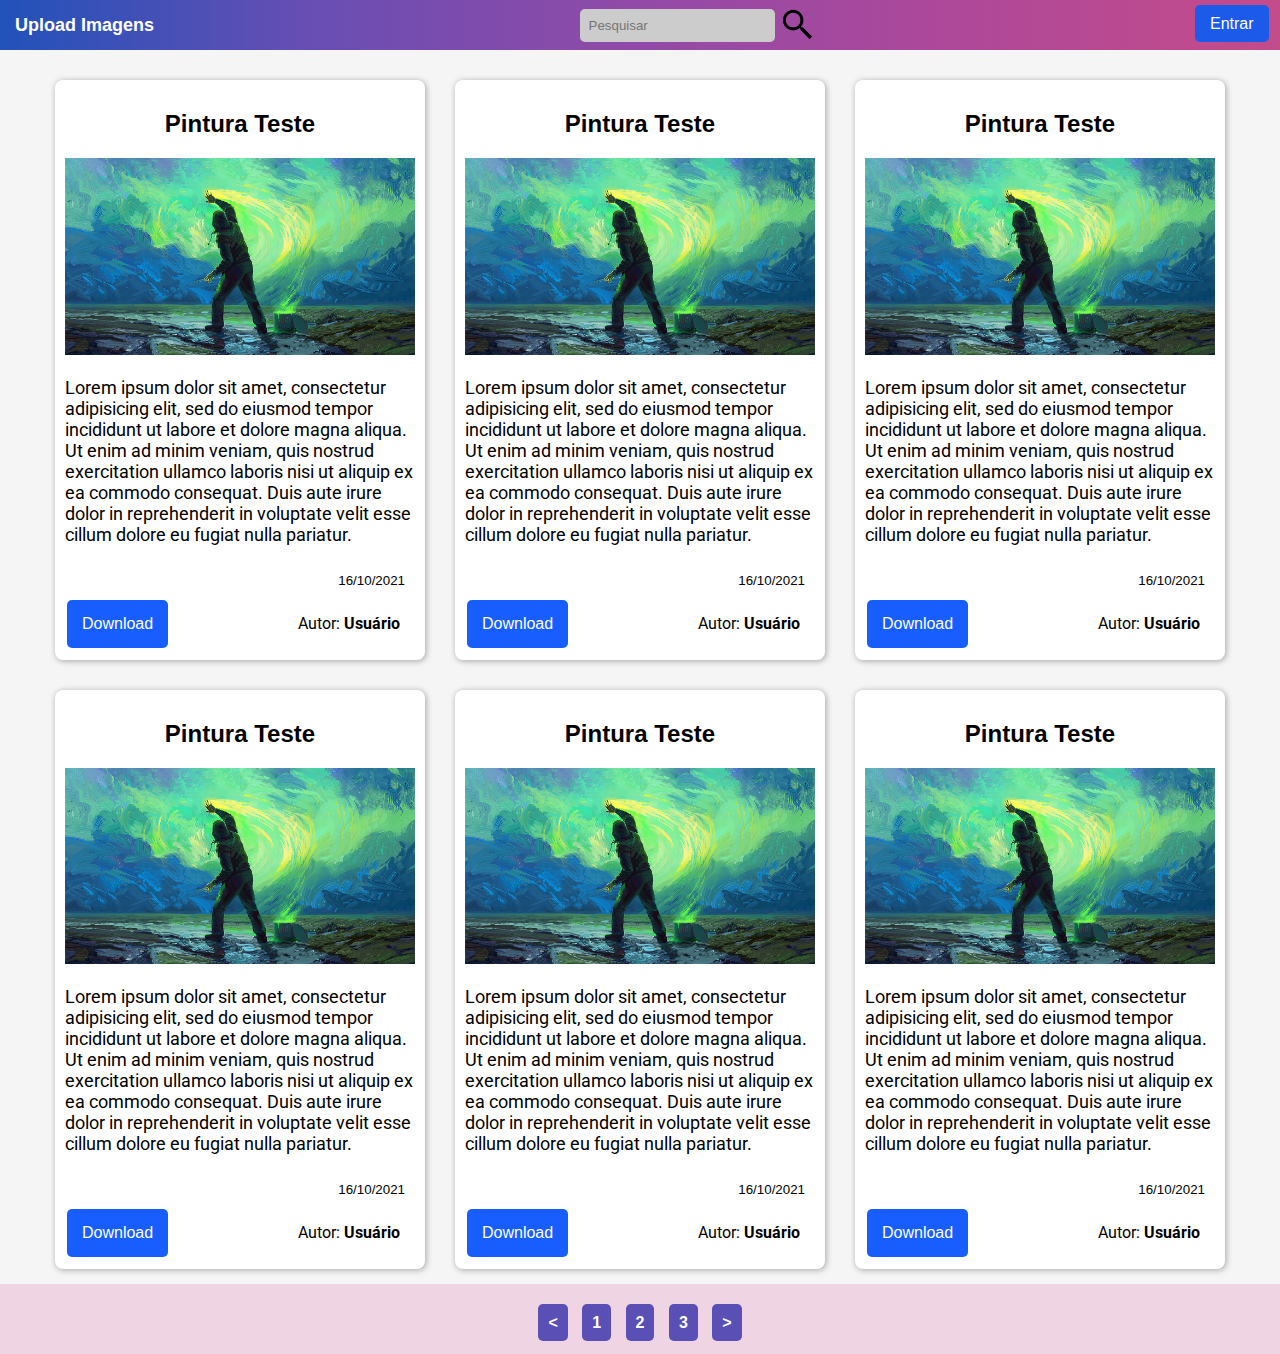
<file: index.html>
<!DOCTYPE html>
<html lang="en">
<head>
	<meta charset="UTF-8">
	<meta name="viewport" content="width=device-width, initial-scale=1.0">
	<title>Upload de Imagens</title>
	<link rel="stylesheet" type="text/css" href="css/style.css">
	<link rel="preconnect" href="https://fonts.googleapis.com">
	<link rel="preconnect" href="https://fonts.gstatic.com" crossorigin>
	<link href="https://fonts.googleapis.com/css2?family=Roboto:wght@300;400&display=swap" rel="stylesheet">
</head>
<body>
	<nav>
		<div class="painel-logo">
			Upload Imagens
		</div>
		<div class="search">
			<form action="">
				<input class="input-search" type="text" name="" placeholder="Pesquisar">
				<span>
					<img src="img/search.png">
				</span>
				<input class="input-sub" type="submit" name="">
			</form>
		</div>
		<div class="logout">
			<a href="entrar.html">Entrar</a>
		</div>
	</nav>
	<main class="box">
		<!-- MENSAGEM NENHUMA POSTAGEM PUBLICADA -->
		<!-- <div class="center-box">
			<div class="alerta-vazio">
				<h1>Nenhum imagem publicada!</h1>
			</div>
		</div>
		 -->
		<div class="card">
			<h2 class="card-title">Pintura Teste</h2>
			<img src="img/exemplo.jpg">
			<p class="card-text">Lorem ipsum dolor sit amet, consectetur adipisicing elit, sed do eiusmod
			tempor incididunt ut labore et dolore magna aliqua. Ut enim ad minim veniam,
			quis nostrud exercitation ullamco laboris nisi ut aliquip ex ea commodo
			consequat. Duis aute irure dolor in reprehenderit in voluptate velit esse
			cillum dolore eu fugiat nulla pariatur.</p>
			<small>16/10/2021</small>
			<div class="card-footer">
				<a class="buttom-download" href="#">Download</a>
				<p class="name-user"><span class="p400">Autor: </span>Usuário</p>
			</div>
		</div>

		<div class="card">
			<h2 class="card-title">Pintura Teste</h2>
			<img src="img/exemplo.jpg">
			<p class="card-text">Lorem ipsum dolor sit amet, consectetur adipisicing elit, sed do eiusmod
			tempor incididunt ut labore et dolore magna aliqua. Ut enim ad minim veniam,
			quis nostrud exercitation ullamco laboris nisi ut aliquip ex ea commodo
			consequat. Duis aute irure dolor in reprehenderit in voluptate velit esse
			cillum dolore eu fugiat nulla pariatur.</p>
			<small>16/10/2021</small>
			<div class="card-footer">
				<a class="buttom-download" href="#">Download</a>
				<p class="name-user"><span class="p400">Autor: </span>Usuário</p>
			</div>
		</div>

		<div class="card">
			<h2 class="card-title">Pintura Teste</h2>
			<img src="img/exemplo.jpg">
			<p class="card-text">Lorem ipsum dolor sit amet, consectetur adipisicing elit, sed do eiusmod
			tempor incididunt ut labore et dolore magna aliqua. Ut enim ad minim veniam,
			quis nostrud exercitation ullamco laboris nisi ut aliquip ex ea commodo
			consequat. Duis aute irure dolor in reprehenderit in voluptate velit esse
			cillum dolore eu fugiat nulla pariatur.</p>
			<small>16/10/2021</small>
			<div class="card-footer">
				<a class="buttom-download" href="#">Download</a>
				<p class="name-user"><span class="p400">Autor: </span>Usuário</p>
			</div>
		</div>

		<div class="card">
			<h2 class="card-title">Pintura Teste</h2>
			<img src="img/exemplo.jpg">
			<p class="card-text">Lorem ipsum dolor sit amet, consectetur adipisicing elit, sed do eiusmod
			tempor incididunt ut labore et dolore magna aliqua. Ut enim ad minim veniam,
			quis nostrud exercitation ullamco laboris nisi ut aliquip ex ea commodo
			consequat. Duis aute irure dolor in reprehenderit in voluptate velit esse
			cillum dolore eu fugiat nulla pariatur.</p>
			<small>16/10/2021</small>
			<div class="card-footer">
				<a class="buttom-download" href="#">Download</a>
				<p class="name-user"><span class="p400">Autor: </span>Usuário</p>
			</div>
		</div>

		<div class="card">
			<h2 class="card-title">Pintura Teste</h2>
			<img src="img/exemplo.jpg">
			<p class="card-text">Lorem ipsum dolor sit amet, consectetur adipisicing elit, sed do eiusmod
			tempor incididunt ut labore et dolore magna aliqua. Ut enim ad minim veniam,
			quis nostrud exercitation ullamco laboris nisi ut aliquip ex ea commodo
			consequat. Duis aute irure dolor in reprehenderit in voluptate velit esse
			cillum dolore eu fugiat nulla pariatur.</p>
			<small>16/10/2021</small>
			<div class="card-footer">
				<a class="buttom-download" href="#">Download</a>
				<p class="name-user"><span class="p400">Autor: </span>Usuário</p>
			</div>
		</div>

		<div class="card">
			<h2 class="card-title">Pintura Teste</h2>
			<img src="img/exemplo.jpg">
			<p class="card-text">Lorem ipsum dolor sit amet, consectetur adipisicing elit, sed do eiusmod
			tempor incididunt ut labore et dolore magna aliqua. Ut enim ad minim veniam,
			quis nostrud exercitation ullamco laboris nisi ut aliquip ex ea commodo
			consequat. Duis aute irure dolor in reprehenderit in voluptate velit esse
			cillum dolore eu fugiat nulla pariatur.</p>
			<small>16/10/2021</small>
			<div class="card-footer">
				<a class="buttom-download" href="#">Download</a>
				<p class="name-user"><span class="p400">Autor: </span>Usuário</p>
			</div>
		</div>
	</main>

	<footer>
		<div class="pagination">
			<a class="btn-page" href=""><</a>
			<a class="btn-page" href="">1</a>
			<a class="btn-page" href="">2</a>
			<a class="btn-page" href="">3</a>
			<a class="btn-page" href="">></a>
		</div>
	</footer>
</body>
</html>
</file>
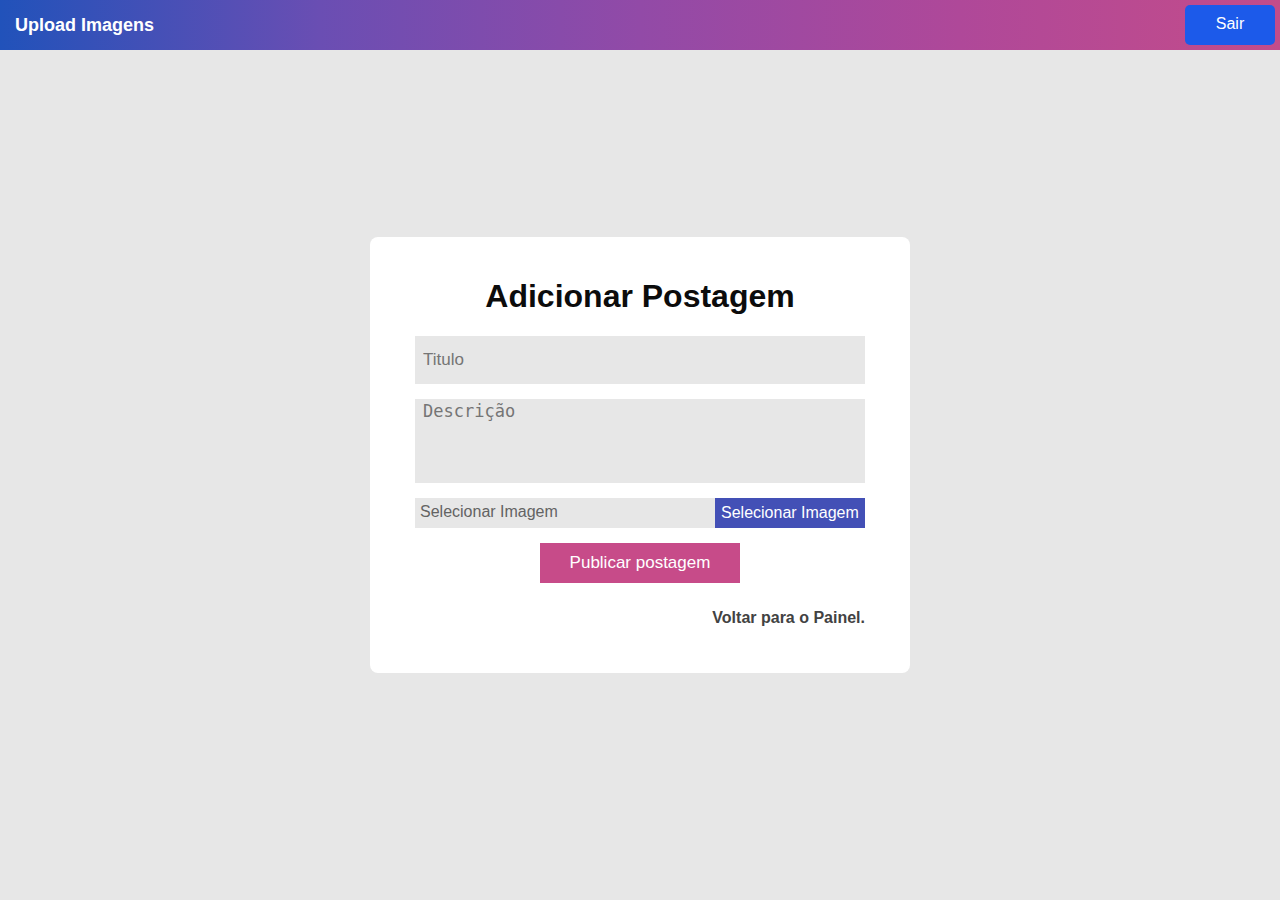
<file: adicionarPostagem.html>
<!DOCTYPE html>
<html lang="en">
<head>
	<meta charset="UTF-8">
	<meta name="viewport" content="width=device-width, initial-scale=1.0">
	<title>Painel De Controle</title>
	<link rel="stylesheet" type="text/css" href="css/painel.css">
</head>
<body>
	<nav>
		<div class="painel-logo">
			Upload Imagens
		</div>
		<div class="logout">
			<a href="#">Sair</a>
		</div>
	</nav>
	<main class="box">
		<div class="options-box">
			<h1 class="login-title">Adicionar Postagem</h1>
			
			<form class="form-send" action="">
				<input class="form-send-input" type="text" name="" placeholder="Titulo">
				<textarea class="form-send-textarea" rows="4" placeholder="Descrição"></textarea>
				<div class="input-file-send">
					<input type="file" id="file" class="input-file" onchange="uploadImage(this)">
					<label for="file">
						<span id="file-name" class="file-box">Selecionar Imagem</span>
						<span class="file-button">
							Selecionar Imagem
						</span>
					</label>
				</div>
				<input class="input-send" type="submit" name="" value="Publicar postagem">
			</form>
			<p class="option-bottom"><a href="painel.html">Voltar para o Painel.</a></p>
		</div>
	</main>
	<script src="js/targetName.js"></script>
</body>
</html>
</file>
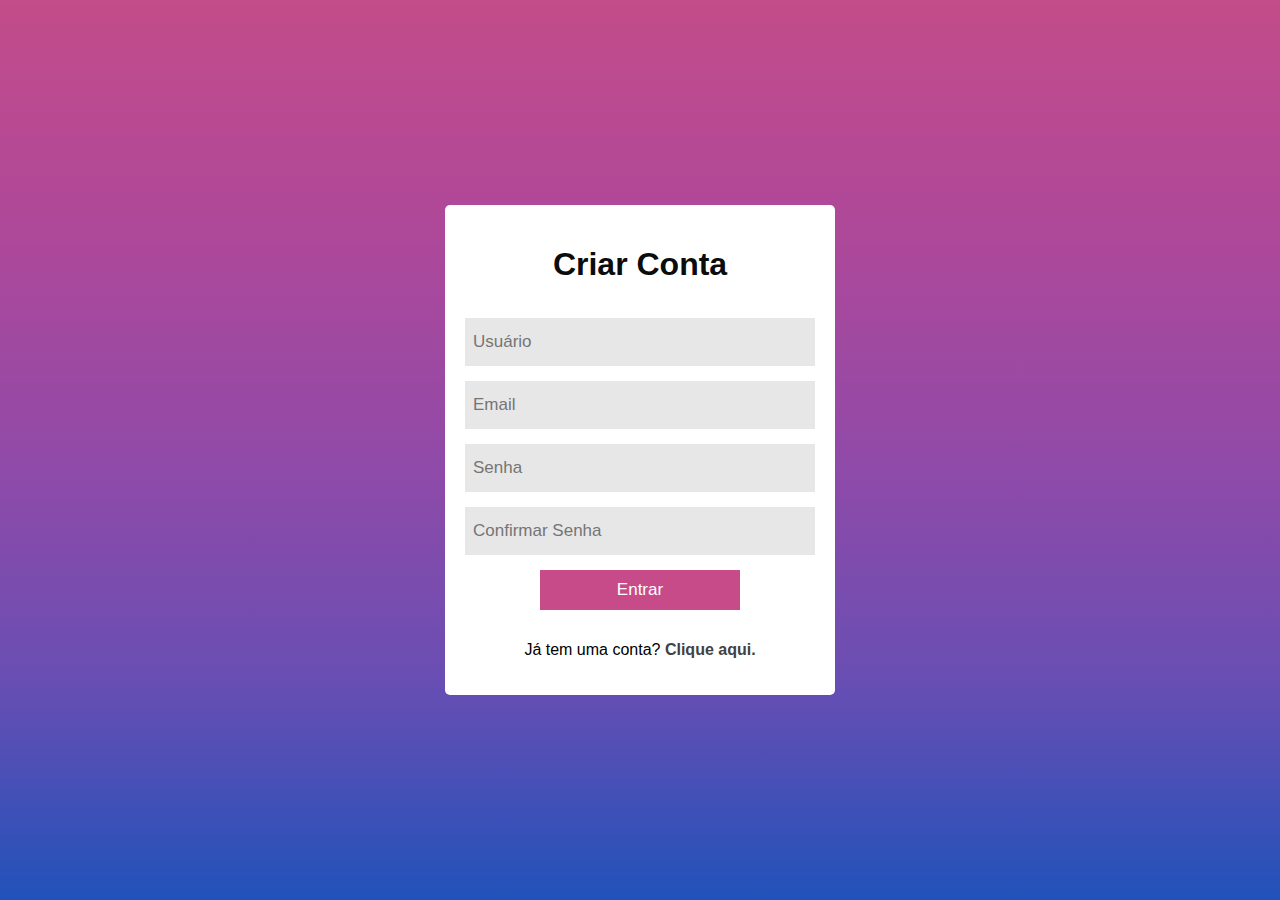
<file: cadastrar.html>
<!DOCTYPE html>
<html lang="en">
<head>
	<meta charset="UTF-8">
	<meta name="viewport" content="width=device-width, initial-scale=1.0">
	<title>Criar Conta</title>
	<link rel="stylesheet" type="text/css" href="css/style.css">
</head>
<body>
	<div class="login">
		<div class="box-login">
			<h1 class="login-title">Criar Conta</h1>
			<form class="login-form" action="">
				<input class="login-input" type="text" name="" placeholder="Usuário">
				<input class="login-input" type="email" name="" placeholder="Email">
				<input class="login-input" type="password" name="" placeholder="Senha">
				<input class="login-input" type="password" name="" placeholder="Confirmar Senha">
				<input class="login-submit" type="submit" name="" value="Entrar">
				<p class="creat-accont">Já tem uma conta? <a href="index.html">Clique aqui.</a></p>
			</form>
		</div>
	</div>
</body>
</html>
</file>
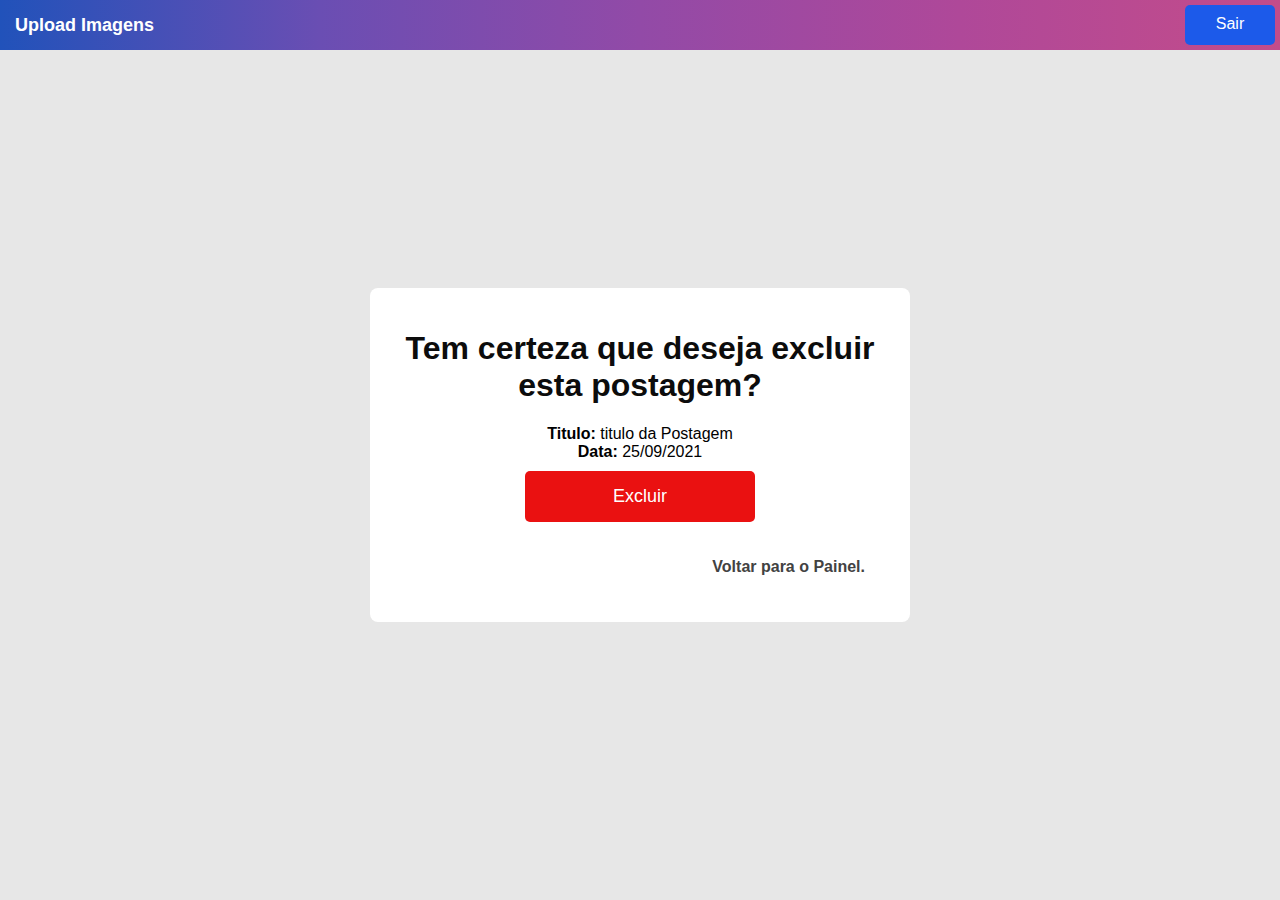
<file: confirmarExclusao.html>
<!DOCTYPE html>
<html lang="en">
<head>
	<meta charset="UTF-8">
	<meta name="viewport" content="width=device-width, initial-scale=1.0">
	<title>Painel De Controle</title>
	<link rel="stylesheet" type="text/css" href="css/painel.css">
</head>
<body>
	<nav>
		<div class="painel-logo">
			Upload Imagens
		</div>
		<div class="logout">
			<a href="#">Sair</a>
		</div>
	</nav>
	<main class="box">
		<div class="options-box">
			<h1 class="login-title text-center">Tem certeza que deseja excluir esta postagem?</h1>
			<span><b>Titulo: </b>titulo da Postagem</span>
			<span><b>Data: </b>25/09/2021</span>
			<div class="painel-form-options">
				<a class="button-painel red" href="excluirPostagem.html">Excluir</a>
			</div>
			<p class="option-bottom"><a href="excluirPostagem.html">Voltar para o Painel.</a></p>
		</div>
	</main>
</body>
</html>
</file>
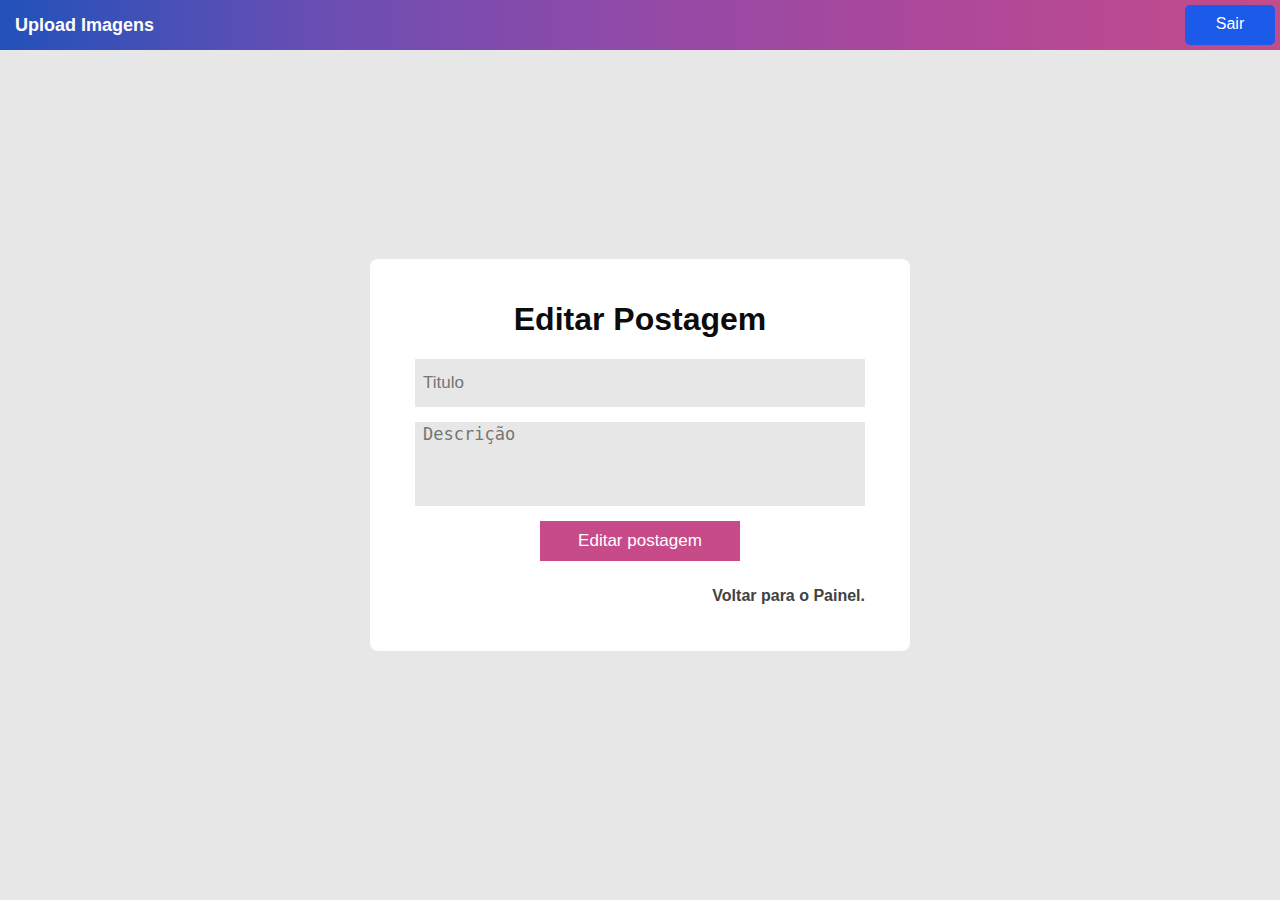
<file: editar.html>
<!DOCTYPE html>
<html lang="en">
<head>
	<meta charset="UTF-8">
	<meta name="viewport" content="width=device-width, initial-scale=1.0">
	<title>Painel De Controle</title>
	<link rel="stylesheet" type="text/css" href="css/painel.css">
</head>
<body>
	<nav>
		<div class="painel-logo">
			Upload Imagens
		</div>
		<div class="logout">
			<a href="#">Sair</a>
		</div>
	</nav>
	<main class="box">
		<div class="options-box">
			<h1 class="login-title">Editar Postagem</h1>
			
			<form class="form-send" action="">
				<input class="form-send-input" type="text" name="" placeholder="Titulo">
				<textarea class="form-send-textarea" rows="4" placeholder="Descrição"></textarea>
				<input class="input-send" type="submit" name="" value="Editar postagem">
			</form>
			<p class="option-bottom"><a href="painel.html">Voltar para o Painel.</a></p>
		</div>
	</main>
</body>
</html>
</file>
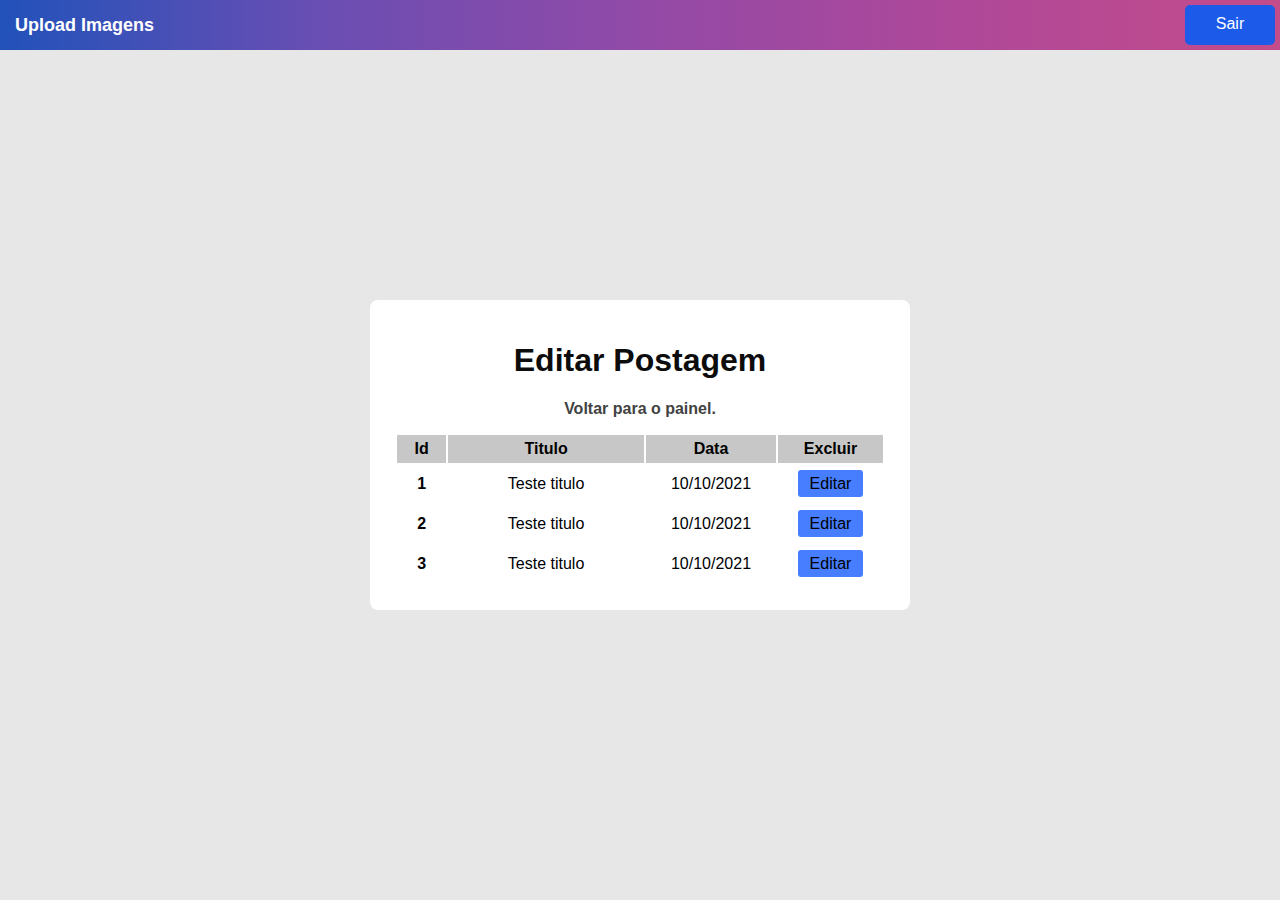
<file: editarPostagem.html>
<!DOCTYPE html>
<html lang="en">
<head>
	<meta charset="UTF-8">
	<meta name="viewport" content="width=device-width, initial-scale=1.0">
	<title>Painel De Controle</title>
	<link rel="stylesheet" type="text/css" href="css/painel.css">
</head>
<body>
	<nav>
		<div class="painel-logo">
			Upload Imagens
		</div>
		<div class="logout">
			<a href="#">Sair</a>
		</div>
	</nav>
	<main class="box">
		<div class="options-box editar-postagem-scroll">
			<h1 class="login-title">Editar Postagem</h1>
			<p class="option-top"><a href="painel.html">Voltar para o painel.</a></p>
			<table class="table">
			  <thead class="thead-dark">
			    <tr>
			      <th scope="col">Id</th>
			      <th scope="col">Titulo</th>
			      <th scope="col" class="w120px">Data</th>
			      <th scope="col" class="w95px">Excluir</th>
			    </tr>
			  </thead>
			  <tbody>
			    <tr>
			      <th scope="row">1</th>
			      <td>Teste titulo</td>
			      <td>10/10/2021</td>
			      <td><a class="button-editar" href="editar.html">Editar</a></td>
			    </tr>
			    <tr>
			      <th scope="row">2</th>
			      <td>Teste titulo</td>
			      <td>10/10/2021</td>
			      <td><a class="button-editar" href="editar.html">Editar</a></td>
			    </tr> 
			    <tr>
			      <th scope="row">3</th>
			      <td>Teste titulo</td>
			      <td>10/10/2021</td>
			      <td><a class="button-editar" href="editar.html">Editar</a></td>
			    </tr> 
			  </tbody>
			</table>
		</div>
	</main>
</body>
</html>
</file>
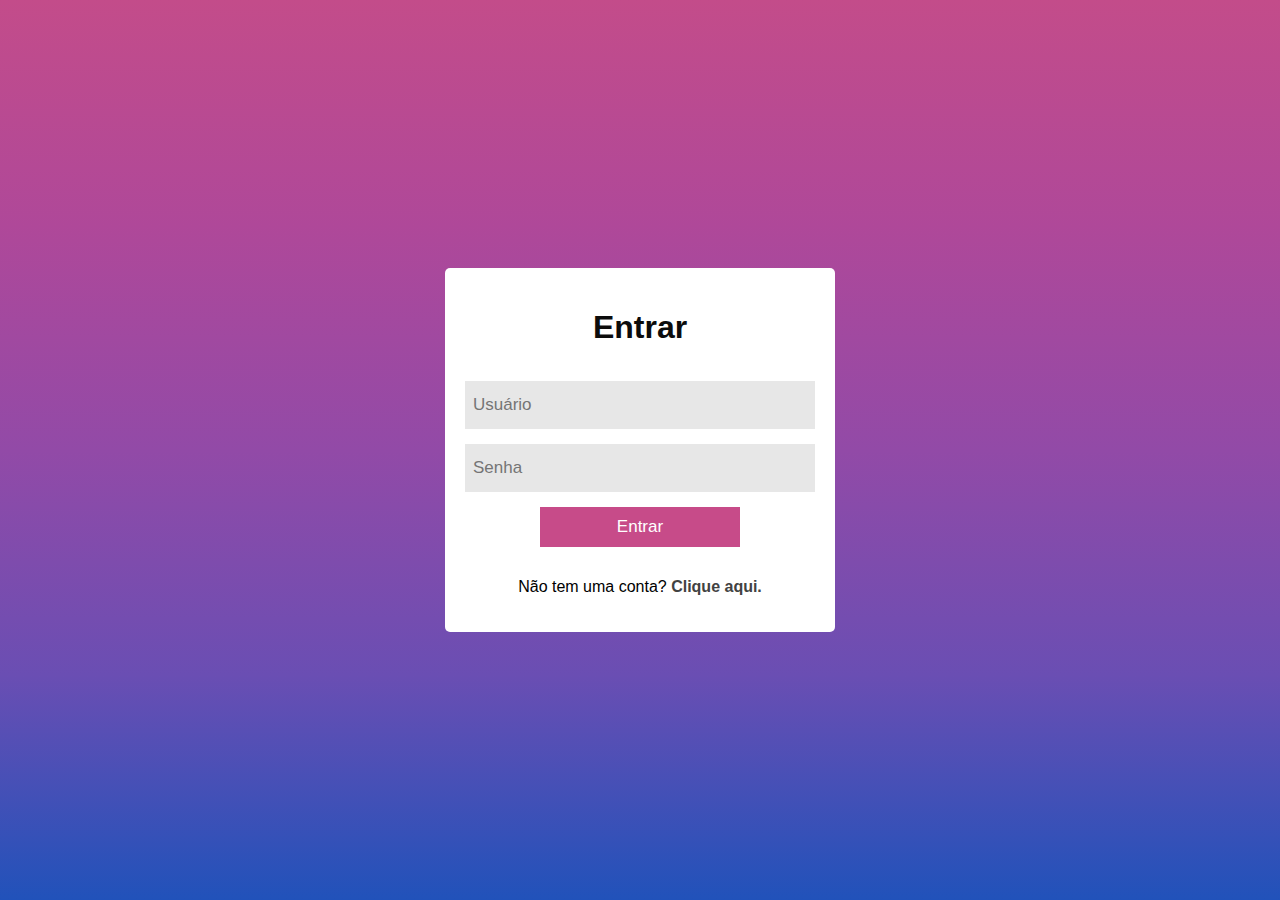
<file: entrar.html>
<!DOCTYPE html>
<html lang="en">
<head>
	<meta charset="UTF-8">
	<meta name="viewport" content="width=device-width, initial-scale=1.0">
	<title>Entrar</title>
	<link rel="stylesheet" type="text/css" href="css/style.css">
</head>
<body>
	<div class="login">
		<div class="box-login">
			<h1 class="login-title">Entrar</h1>
			<form class="login-form" action="">
				<input class="login-input" type="text" name="" placeholder="Usuário">
				<input class="login-input" type="password" name="" placeholder="Senha">
				<input class="login-submit" type="submit" name="" value="Entrar">
				<p class="creat-accont">Não tem uma conta? <a href="cadastrar.html">Clique aqui.</a></p>
			</form>
		</div>
	</div>
</body>
</html>
</file>
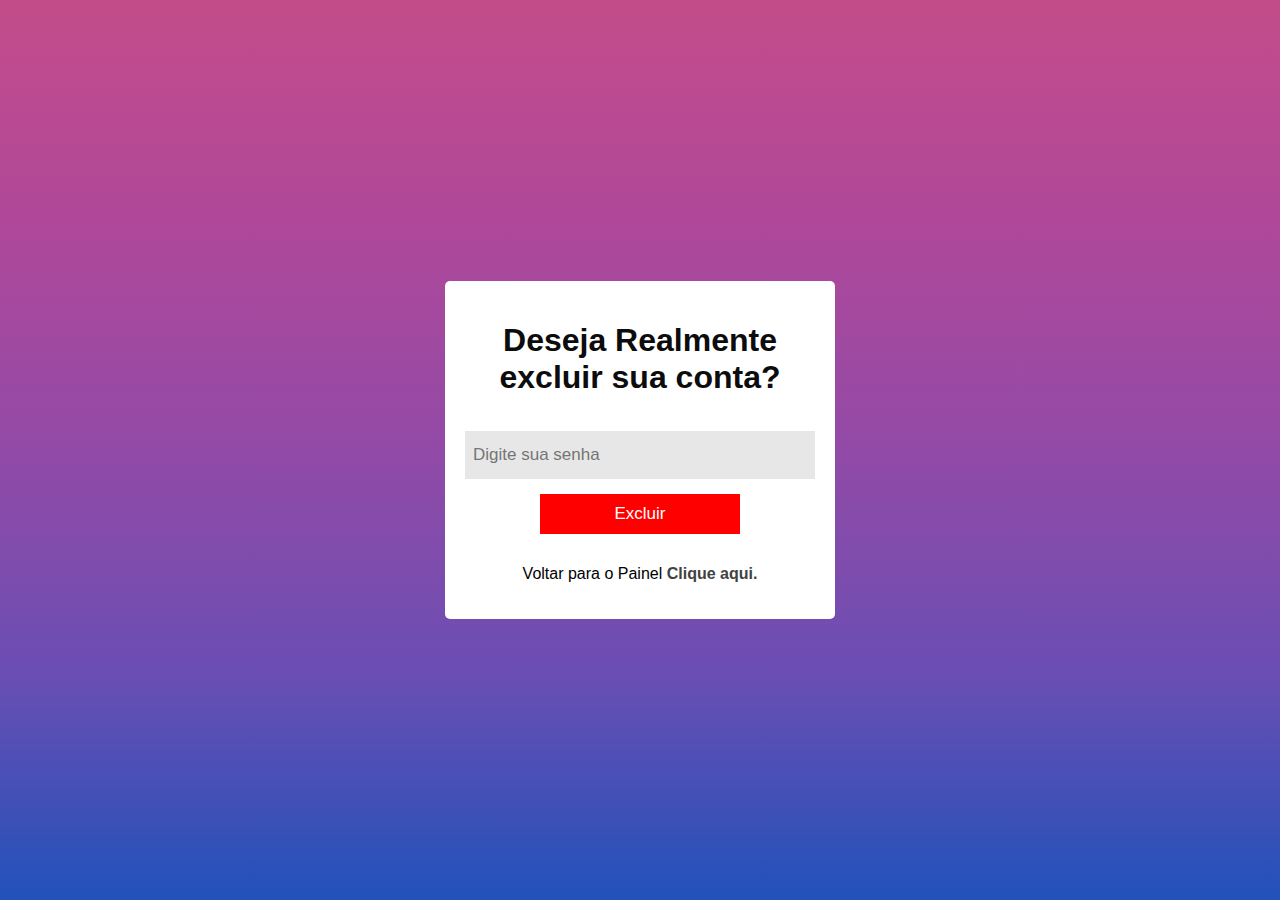
<file: excluir.html>
<!DOCTYPE html>
<html lang="en">
<head>
	<meta charset="UTF-8">
	<meta name="viewport" content="width=device-width, initial-scale=1.0">
	<title>Painel de Controle</title>
	<link rel="stylesheet" type="text/css" href="css/style.css">
</head>
<body>
	<div class="login">
		<div class="box-login">
			<h1 class="login-title">Deseja Realmente excluir sua conta?</h1>
			<form class="login-form" action="">
				<input class="login-input" type="password" name="" placeholder="Digite sua senha">
				<input class="login-submit delete" type="submit" name="" value="Excluir">
				<p class="creat-accont">Voltar para o Painel <a href="painel.html">Clique aqui.</a></p>
			</form>
		</div>
	</div>
</body>
</html>
</file>
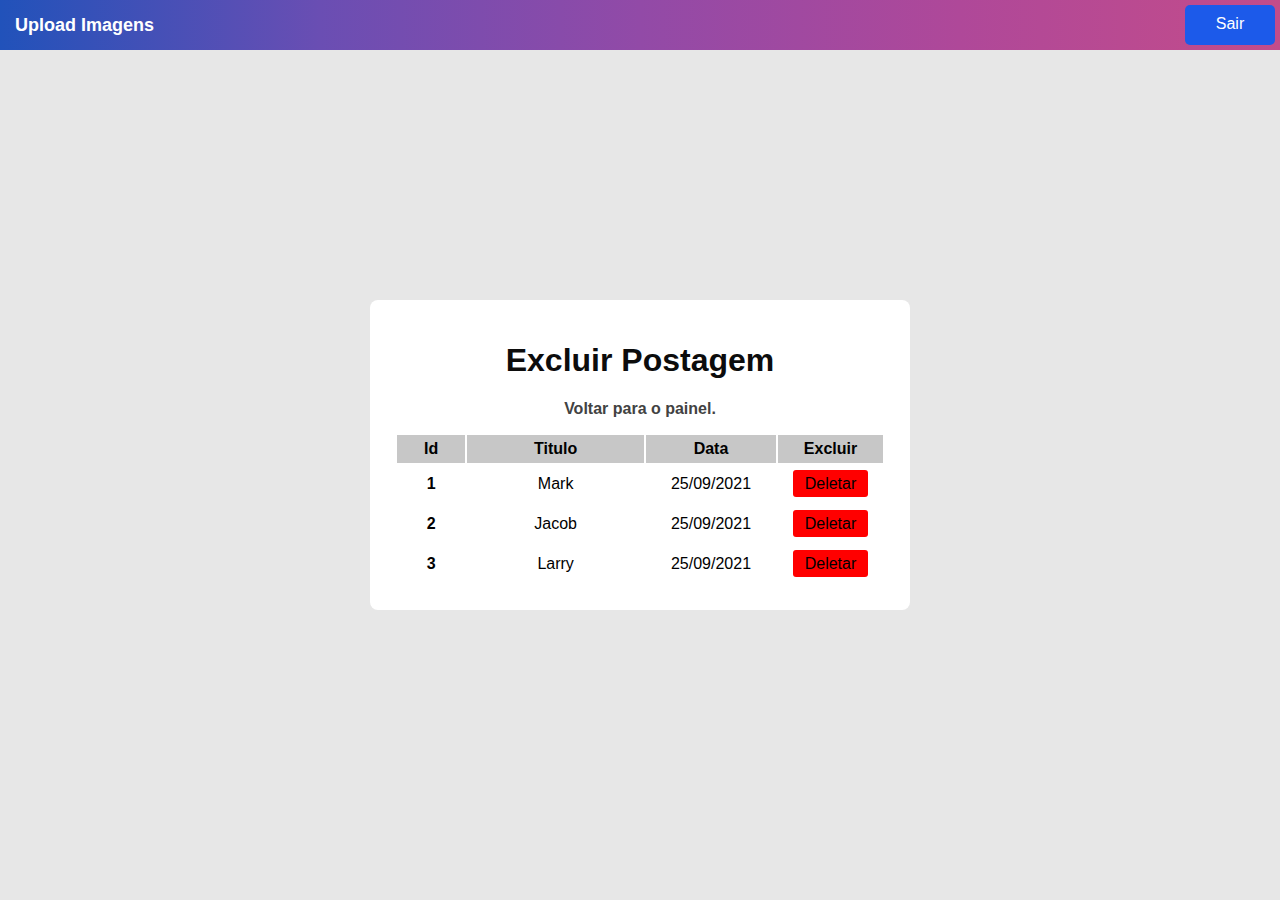
<file: excluirPostagem.html>
<!DOCTYPE html>
<html lang="en">
<head>
	<meta charset="UTF-8">
	<meta name="viewport" content="width=device-width, initial-scale=1.0">
	<title>Painel De Controle</title>
	<link rel="stylesheet" type="text/css" href="css/painel.css">
</head>
<body>
	<nav>
		<div class="painel-logo">
			Upload Imagens
		</div>
		<div class="logout">
			<a href="#">Sair</a>
		</div>
	</nav>
	<main class="box">
		<div class="options-box">
			<h1 class="login-title">Excluir Postagem</h1>
			<p class="option-top"><a href="painel.html">Voltar para o painel.</a></p>
			<table class="table">
			  <thead class="thead-dark">
			    <tr>
			      <th scope="col">Id</th>
			      <th scope="col">Titulo</th>
			      <th scope="col" class="w120px">Data</th>
			      <th scope="col" class="w95px">Excluir</th>
			    </tr>
			  </thead>
			  <tbody>
			    <tr>
			      <th scope="row">1</th>
			      <td>Mark</td>
			      <td>25/09/2021</td>
			      <td><a class="button-deletar" href="confirmarExclusao.html">Deletar</a></td>
			    </tr>
			    <tr>
			      <th scope="row">2</th>
			      <td>Jacob</td>
			      <td>25/09/2021</td>
			      <td><a class="button-deletar" href="confirmarExclusao.html">Deletar</a></td>
			    </tr>
			    <tr>
			      <th scope="row">3</th>
			      <td>Larry</td>
			      <td>25/09/2021</td>
			      <td><a class="button-deletar" href="confirmarExclusao.html">Deletar</a></td>
			    </tr>
			  </tbody>
			</table>
		</div>
	</main>
</body>
</html>
</file>
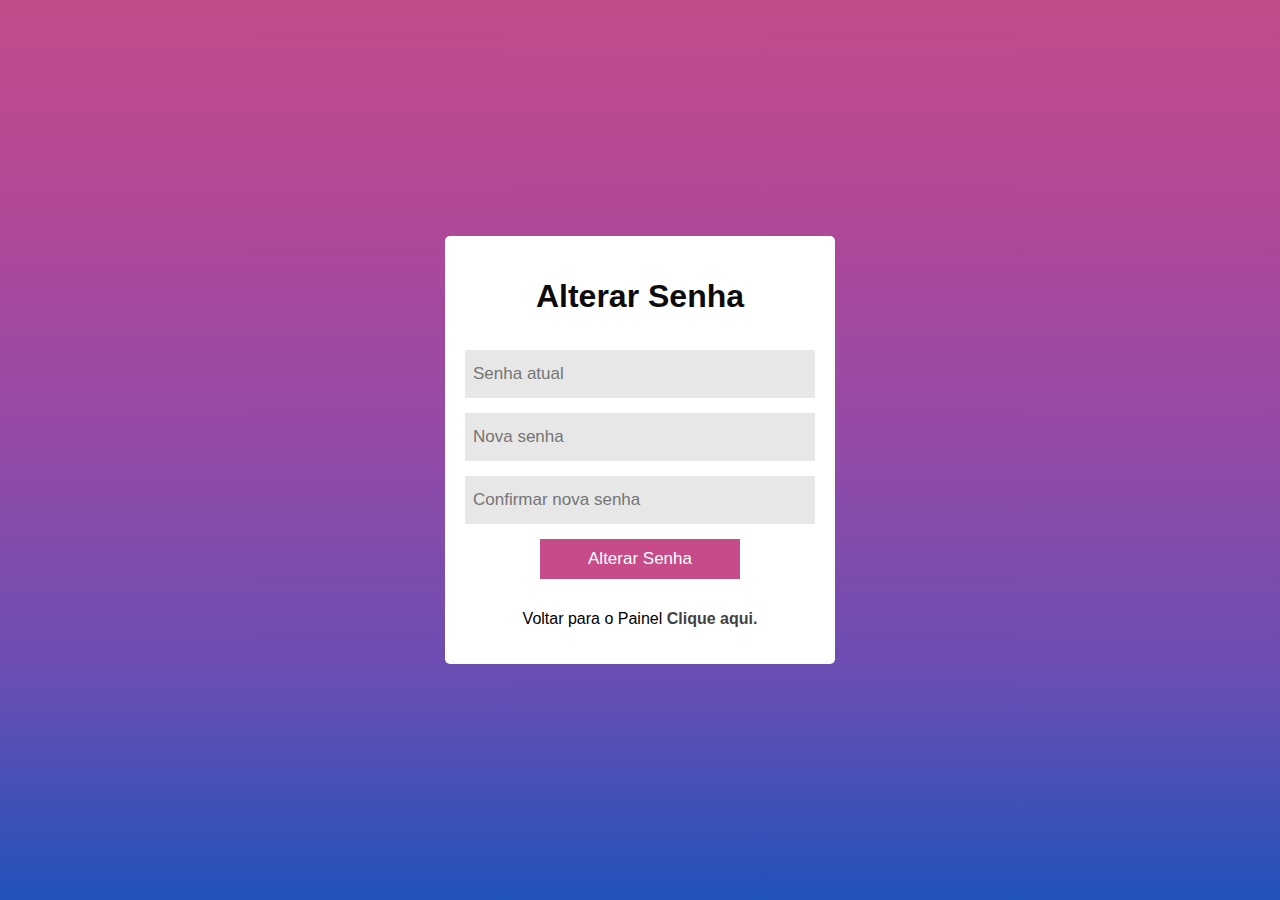
<file: novaSenha.html>
<!DOCTYPE html>
<html lang="en">
<head>
	<meta charset="UTF-8">
	<meta name="viewport" content="width=device-width, initial-scale=1.0">
	<title>Painel de Controle</title>
	<link rel="stylesheet" type="text/css" href="css/style.css">
</head>
<body>
	<div class="login">
		<div class="box-login">
			<h1 class="login-title">Alterar Senha</h1>
			<form class="login-form" action="">
				<input class="login-input" type="password" name="" placeholder="Senha atual">
				<input class="login-input" type="password" name="" placeholder="Nova senha">
				<input class="login-input" type="password" name="" placeholder="Confirmar nova senha">
				<input class="login-submit" type="submit" name="" value="Alterar Senha">
				<p class="creat-accont">Voltar para o Painel <a href="painel.html">Clique aqui.</a></p>
			</form>
		</div>
	</div>
</body>
</html>
</file>
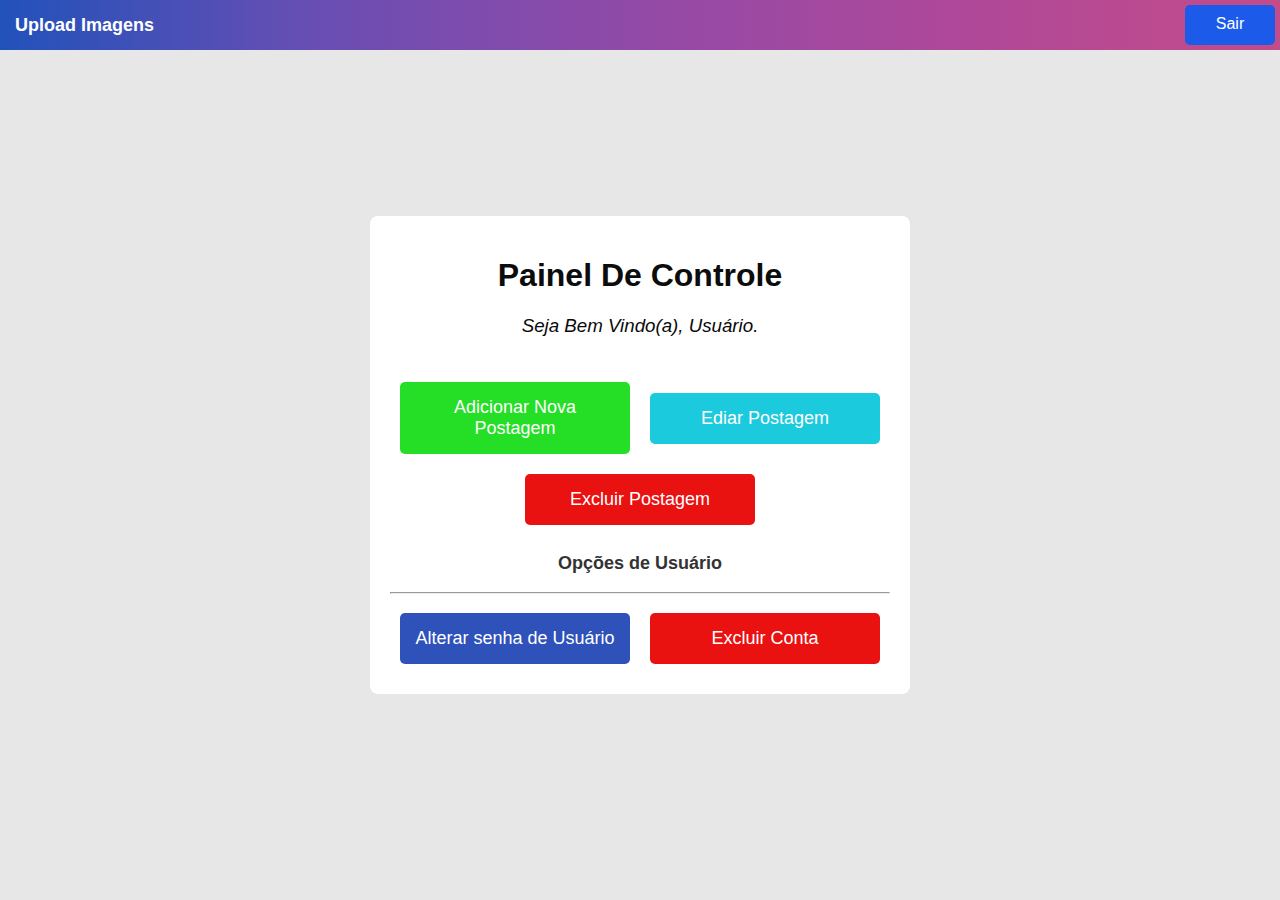
<file: painel.html>
<!DOCTYPE html>
<html lang="en">
<head>
	<meta charset="UTF-8">
	<meta name="viewport" content="width=device-width, initial-scale=1.0">
	<title>Painel De Controle</title>
	<link rel="stylesheet" type="text/css" href="css/painel.css">
</head>
<body>
	<nav>
		<div class="painel-logo">
			Upload Imagens
		</div>
		<div class="logout">
			<a href="#">Sair</a>
		</div>
	</nav>
	<main class="box">
		<div class="options-box">
			<h1 class="login-title">Painel De Controle</h1>
			<h3 class="user">Seja Bem Vindo(a), Usuário.</h3>
			<div class="painel-form-options">
				<a class="button-painel green" href="adicionarPostagem.html">Adicionar Nova Postagem</a>
				<a class="button-painel blue" href="editarPostagem.html">Ediar Postagem</a>
				<a class="button-painel red" href="excluirPostagem.html">Excluir Postagem</a>
				<div class="divisor">
					<p>Opções de Usuário</p>
					<hr>
				</div>
				<a class="button-painel black-blue" href="novaSenha.html">Alterar senha de Usuário</a>
				<a class="button-painel red" href="excluir.html">Excluir Conta</a>
			</div>
		</div>
	</main>
</body>
</html>
</file>
<file: css/style.css>
body {
	margin: 0;
	padding: 0;
	box-sizing: border-box;
	font-family: sans-serif;
}

.login {
	height: 100vh;
	background-image: linear-gradient(to bottom, #c34c8a, #af4899, #924aa7, #6a4eb3, #2152ba);
	display: flex;
	justify-content: center;
	align-items: center;
}

.box-login {
	width: 350px;
	background: #fff;
	font-family: sans-serif;
	padding: 20px;
	border-radius: 5px;
	display: flex;
	flex-direction: column;
	align-items: center;
}

.login-title {
	margin-bottom: 35px;
	color: #0c0c0c;
	text-align: center;
}

.login-form {
	width: 100%;
    display: flex;
    flex-direction: column;
    align-items: center;
    justify-content: center;
}

.login-input {
	height: 48px;
	width: 100%;
	box-sizing: border-box;
	padding-left: 8px;
	margin-bottom: 15px;
	background: #e7e7e7;
	outline: none;
	border: none;
	font-size: 17px;
}

.login-submit {
	height: 40px;
	width: 200px;
	box-sizing: border-box;
	margin-bottom: 15px;
	background: #c74b89;
	color: #ffff;
	outline: none;
	border: none;
	font-size: 17px;
	cursor: pointer;
}

.login-submit:hover {
	background: #ce2379;
}

.creat-accont a{
	text-decoration: none;
    color: #424242;
    font-weight: 600;
}

.creat-accont a:hover {
	color: #000000;
}

.delete {
	background: red!important;
}

/* Index */
nav {
	width: 100%;
	height: 50px;
	background-image: linear-gradient(to left, #c34c8a, #af4899, #924aa7, #6a4eb3, #2152ba);
	display: flex;
}

.painel-logo {
	padding: 15px;
    color: #fff;
    font-size: 18px;
    font-weight: bold;
} 

.logout {
    width: 70px;
    margin: 5px;
    padding: 10px;
    margin-left: auto;
}

.logout a {
	text-decoration: none;
	color: #ffff;
	background: #1c5aea;
    width: 70px;
    margin: 5px;
    border-radius: 5px;
    text-align: center;
    padding: 10px 15px;
    margin-left: auto;
}

/* Main */

.box {
    background: #f5f5f5;
    min-height: calc(100vh - 135px); /*65px*/
    padding-top: 15px;
    display: flex;
    flex-wrap: wrap;
    align-items: center;
    justify-content: center;
}

.alerta-vazio h1 {
	margin: 0;
}

.alerta-vazio {
    background: #f44336;
    width: 450px;
    text-align: center;
    padding: 10px;
    border-radius: 7px;
}

.center-box {
	display: flex;
    align-items: center;
    justify-content: center;
    padding: 100px 0px;
}

.search {
	margin-left: auto;
}

.search form {
	margin-top: 9px;
}

.search .input-search {
	background: #ccc;
    border: none;
    padding: 9px;
    border-radius: 5px;
}

.search .input-sub {
	opacity: 0;
    cursor: pointer;
    width: 43px;
    height: 33px;
    position: absolute;
    z-index: 100;
}

.search img {
	position: absolute;
    width: 35px;
    margin: -2px 5px;
    cursor: pointer;
    z-index: 0;
}

.card {
	max-width: 350px;
    background: white;
    padding: 10px;
    border-radius: 8px;
    box-shadow: 1px 1px 6px #00000057;
    margin: 15px;
}

.card small {
	justify-content: flex-end;
    display: flex;
    padding: 10px;
}

.card img {
	max-width: 350px;
}

.card-title {
	text-align: center;
}

.card-text {
	font-family: 'Roboto', sans-serif;
	font-size: 18px;
}

.card-footer {
	display: flex;
    justify-content: space-between;
}

.name-user {    
	font-family: 'Roboto', sans-serif;
	text-align: end;
    padding: 0px 15px;
    font-weight: bold;
}

.buttom-download {
	background: #185eff;
    color: #fff;
    border-radius: 5px;
    text-align: center;
    padding: 15px;
    text-decoration: none;
    margin: 2px;
}

.buttom-download:hover {
 	background: #003bc1;
 }

.p400 {
	font-weight: 400;
}

.btn-page {
	background: #5a4fb4;
    padding: 10px;
    border-radius: 5px;
    text-decoration: none;
    color: #fff;
    font-weight: 600;
    margin: 5px;
}

.btn-page:hover {
	background: #3c24ff;
}

.active {
	background: #3c24ff;
}

.pagination {
	margin: 30px;
}

footer {
	height: 70px;
    display: flex;
    justify-content: center;
    background: #bb4a903d;
}


.notification-alert {
	position: absolute;
    top: 3rem;
    background: red;
    padding: 5px 30px;
    border-radius: 9px;
    color: #fff;
    font-size: 18px;
    font-weight: 600;
}

.center {
	transform: translate(-50%, -50%);
	left: 50%;
}

.notification-confirme {
	position: absolute;
    top: 3rem;
    background: #27c101;
    padding: 5px 30px;
    border-radius: 9px;
    color: #fff;
    font-size: 18px;
    font-weight: 600;
}

/* RESPONSIVO DISPOSITIVOS MOVEIS */
@media screen and (max-width: 720px) {

	.painel-logo {
	    padding: 7px 20px 10px 10px;
	    color: #fff;
	    font-size: 16px;
	    font-weight: bold;
	    width: 50px;
	}

	.search .input-search {
	    background: #ccc;
	    background: #ccc;
	    border: none;
	    padding: 9px;
	    border-radius: 5px;
	    width: 90%;
	}

	.search form {
		margin: 7px 0px 0px -25px;
	}


}
</file>
<file: css/painel.css>
body {
	margin: 0;
	padding: 0;
	box-sizing: border-box;
	font-family: sans-serif;
	background: #e7e7e7;
}

nav {
	width: 100%;
	height: 50px;
	background-image: linear-gradient(to left, #c34c8a, #af4899, #924aa7, #6a4eb3, #2152ba);
	display: flex;
}

.painel-logo {
	padding: 15px;
    color: #fff;
    font-size: 18px;
    font-weight: bold;
} 

.box {
	display: flex;
	justify-content: center;
	align-items: center;
	height: calc(100vh - 50px);
}

.options-box {
	width: 500px;
	background: #fff;
	padding: 20px;
	border-radius: 8px;
	display: flex;
	flex-direction: column;
	align-items: center;
	margin: -35px 5px 5px 5px;
}

.login-title {
	color: #0c0c0c;
}

.user {
	margin: 0 0 35px 0;
    color: #0a0a0a;
    font-weight: 200;
    font-style: italic;
}

.painel-form-options {
	display: flex;
	flex-wrap: wrap;
	align-items: center;
	justify-content: center;
}

.button-painel {
    padding: 15px;
    text-decoration: none;
    margin: 10px;
    border-radius: 5px;
    color: #fff;
    font-size: 18px;
    width: 200px;
    text-align: center;
}

.button-painel:hover {
	-webkit-box-shadow: 0px 0px 10px 0px rgba(0,0,0,0.75); 
	box-shadow: 0px 0px 10px 0px rgba(0,0,0,0.75);
}

.divisor {
	width: 100%;
    text-align: center;
    font-size: 18px;
    font-weight: bold;
    color: #333;
}

.green {
	background: #25de26;
}

.blue {
	background: #1bcadc;
}

.black-blue {
	background: #2e51ba;
}

.red {
	background: #ea1111;
}

.logout {
    background: #1c5aea;
    width: 70px;
    margin: 5px;
    border-radius: 5px;
    text-align: center;
    padding: 10px;
    margin-left: auto;
}

.logout a {
	text-decoration: none;
	color: #ffff;
}

.form-send {
	display: flex;
    flex-direction: column;
    width: 450px;
}

.form-send-input {
	height: 48px;
	width: 100%;
	box-sizing: border-box;
	padding-left: 8px;
	margin-bottom: 15px;
	background: #e7e7e7;
	outline: none;
	border: none;
	font-size: 17px;
}

.form-send-textarea {
	width: 100%;
	box-sizing: border-box;
	padding-left: 8px;
	margin-bottom: 15px;
	background: #e7e7e7;
	outline: none;
	border: none;
	font-size: 17px;
	resize: none;
}

.input-file {
	display: none;
}

.file-box {
	width: 301px; 
	display: inline-flex;
	padding: 5px 0px 5px 5px;
	box-sizing: border-box;
	height: calc(2rem - 2px);
	background: #e7e7e7;
    border: none;
    color: #636363;
}

.file-button {
    background: #4350b6;
    position: absolute;
    margin: 0px 0px 0px -1px;
    padding: 6px;
    cursor: pointer;
    color: #fff;
}

.input-file-send {
	margin: 0 0 15px 0;
}

.input-send {
	height: 40px;
    width: 200px;
    box-sizing: border-box;
    background: #c74b89;
    color: #ffff;
    outline: none;
    border: none;
    font-size: 17px;
    cursor: pointer;
    margin: auto;
}

.login-submit:hover {
	background: #ce2379;
}

.option-bottom {
	margin-left: auto;
    padding: 10px 25px;
}

.option-bottom a{
	text-decoration: none;
    color: #424242;
    font-weight: 600;
}

.option-bottom a:hover {
	color: #000000;
}

.table {
	width: 100%;
    padding: 5px;
}

.table tr {
	text-align: center;
}

.table td {
	padding: 10px;
}

.thead-dark {
	background: #c7c7c7;
}

.thead-dark th {
	padding: 5px;
}

.button-deletar {
	background: red;
    padding: 5px 12px;
    text-decoration: none;
    color: #000;
    border-radius: 3px;
    cursor: pointer;
}

.button-editar {
	background: #467eff;
    padding: 5px 12px;
    text-decoration: none;
    color: #000;
    border-radius: 3px;
    cursor: pointer;
}


.button-editar:hover {
	background: #0e57ff;
}

.button-deletar:hover {
	background: #ff5f5f;
}

.w120px {
	width: 120px;
}

.w95px {
	width: 95px;
}

.text-center {
	text-align: center;
}

/* ALERTA ABSOLUTE CENTER */
.notification-alert {
    position: absolute;
    top: 75px;
    transform: translate(-50%, -50%);
    left: 50%;
    width: 400px;
    background: red;
    padding: 5px 30px;
    border-radius: 9px;
    color: #fff;
    font-size: 18px;
    font-weight: 600;
    text-align: center;
}

.notification-confirme {
    position: absolute;
    top: 75px;
    transform: translate(-50%, -50%);
    left: 50%;
    width: 400px;
    background: #27c101;
    padding: 5px 30px;
    border-radius: 9px;
    color: #fff;
    font-size: 18px;
    font-weight: 600;
    text-align: center;
}

.editar-postagem-scroll {
	max-height: 500px;
    overflow: auto;
}

.option-top {
	margin: 0 0 10px 0;
}

.option-top a{
	text-decoration: none;
    color: #424242;
    font-weight: 600;
}


/* RESPONSIVO DISPOSITIVOS MOVEIS */
@media screen and (max-width: 576px) {

	.form-send {
	    display: flex;
	    flex-direction: column;
	    width: 100%;
	}

	.file-box {
	    width: 59%;
	    display: inline-flex;
	    padding: 5px 0px 5px 5px;
	    box-sizing: border-box;
	    height: calc(2rem - 2px);
	    background: #e7e7e7;
	    border: none;
	    color: #636363;
	}
}
</file>
